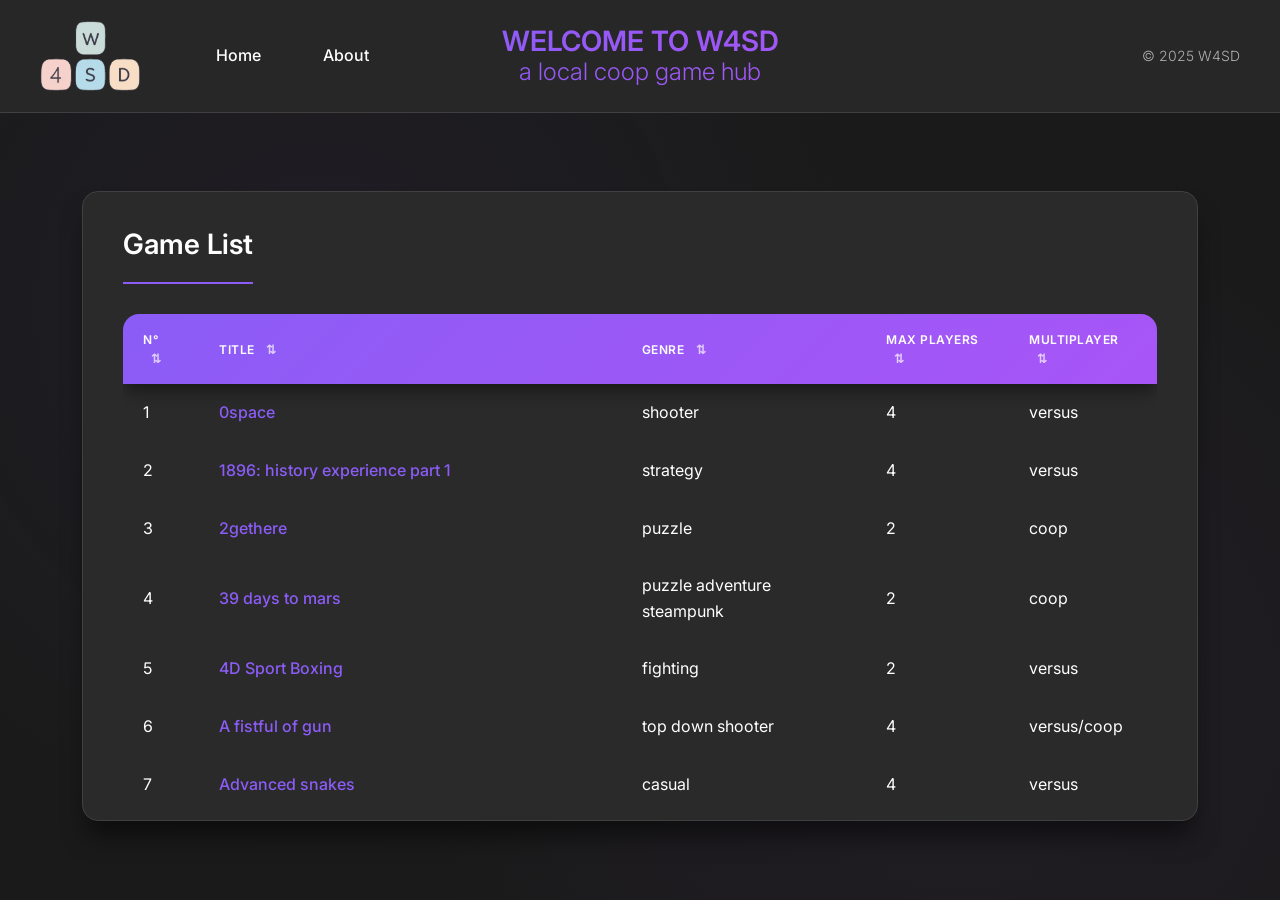
<file: index.html>
<!DOCTYPE html>
<html lang="en">
<head>
    <meta charset="UTF-8">
    <meta name="viewport" content="width=device-width, initial-scale=1.0">
    <title>Local Video Games</title>
    <link rel="icon" href="src/img/icon.ico">
    <link rel="stylesheet" href="src/css/styles.css">
</head>
<body>
    <header>
        <nav>
            <img id="logo" src="src/img/logo.png" alt="W4SD Logo">
            <ul>
                <li><a href="#">Home</a></li>
                <li><a href="pages/about.html">About</a></li> <!-- Lien vers la page About -->
            </ul>
        </nav>
        <h3 class="header-title"><div id="header-title-1">Welcome to W4SD</div><div id="header-title-2">a local coop game hub</div></h3>
        <div id="header-intro">
            <p class="intro-text">&copy; 2025 W4SD</p>
        </div>
    </header>
    <main>
        <section id="game-container">
            <h2>Game List</h2>
            <div id="games-list"></div> <!-- Container for games -->
        </section>
    </main>

    <script type="module" src="script.js"></script>
</body>
</html>
</file>
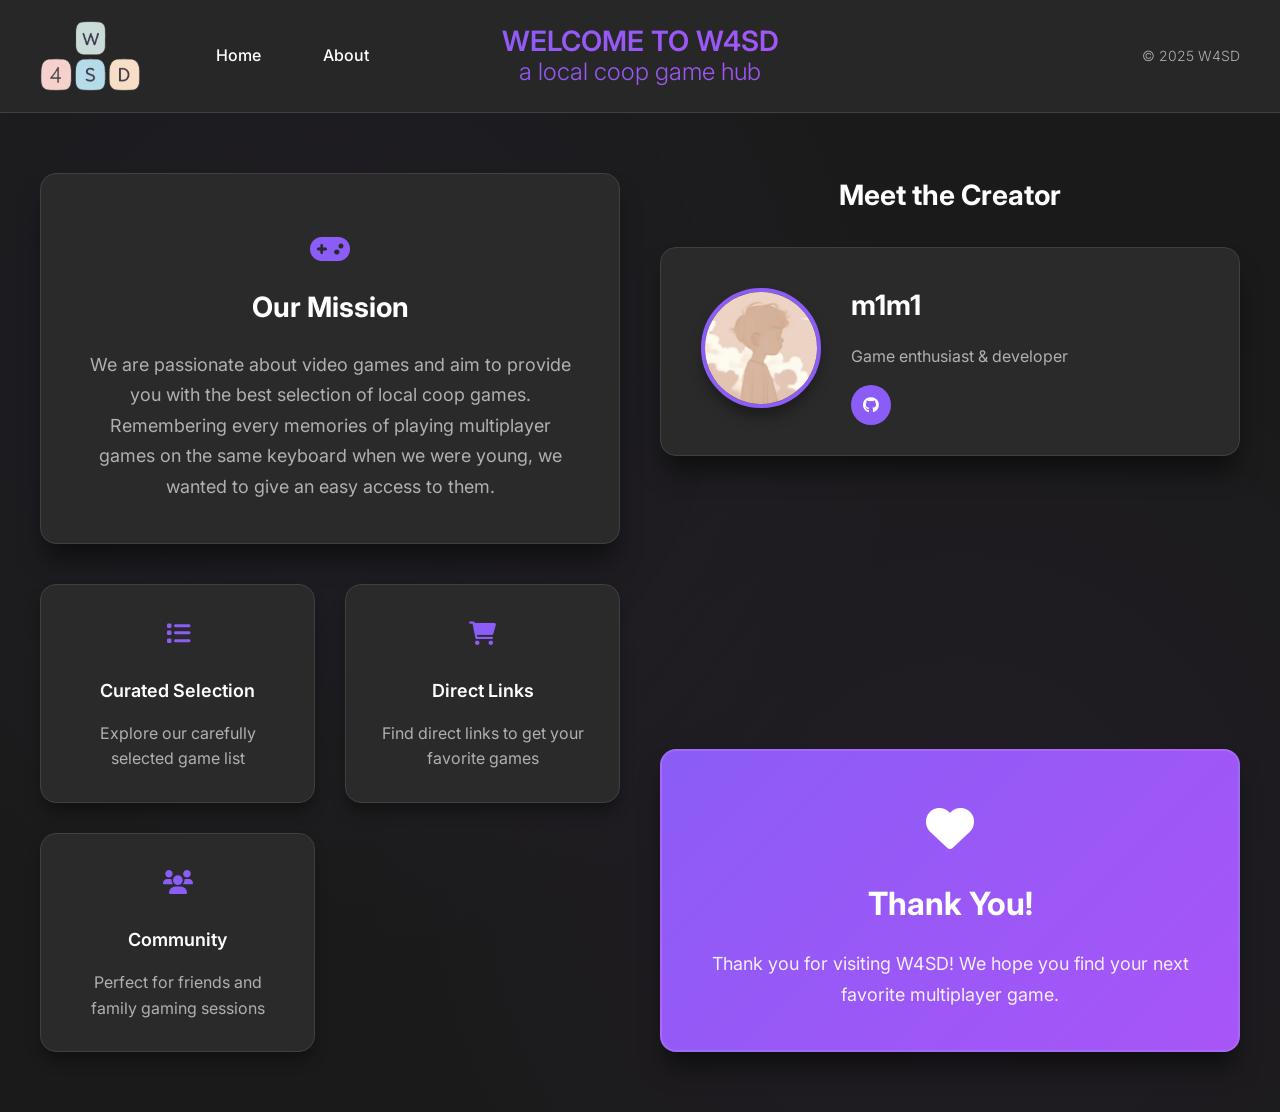
<file: pages/about.html>
<!DOCTYPE html>
<html lang="en">
<head>
    <meta charset="UTF-8">
    <meta name="viewport" content="width=device-width, initial-scale=1.0">
    <title>About Us - W4SD</title>
    <link rel="icon" href="../src/img/icon.ico">
    <link rel="stylesheet" href="../src/css/styles.css">
    <link rel="stylesheet" href="https://cdnjs.cloudflare.com/ajax/libs/font-awesome/6.0.0-beta3/css/all.min.css">
</head>
<body>
    <header>
        <nav>
            <img id="logo" src="../src/img/logo.png" alt="W4SD Logo">
            <ul>
                <li><a href="../index.html">Home</a></li>
                <li><a href="#">About</a></li>
            </ul>
        </nav>
        <h3 class="header-title"><div id="header-title-1">Welcome to W4SD</div><div id="header-title-2">a local coop game hub</div></h3>
        <div id="header-intro">
            <p class="intro-text">&copy; 2025 W4SD</p>
        </div>
    </header>
    <main>
        <section id="about-container">
            <!-- Left Column -->
            <div class="about-left-column">
                <!-- Mission Section -->
                <div class="about-card">
                    <div class="card-icon">
                        <i class="fas fa-gamepad"></i>
                    </div>
                    <h3>Our Mission</h3>
                    <p>
                        We are passionate about video games and aim to provide you with the best selection of local coop games.
                        Remembering every memories of playing multiplayer games on the same keyboard when we were young, we wanted to give an easy access to them.
                    </p>
                </div>

                <!-- Features Grid -->
                <div class="features-grid">
                    <div class="feature-card">
                        <div class="card-icon">
                            <i class="fas fa-list"></i>
                        </div>
                        <h4>Curated Selection</h4>
                        <p>Explore our carefully selected game list</p>
                    </div>

                    <div class="feature-card">
                        <div class="card-icon">
                            <i class="fas fa-shopping-cart"></i>
                        </div>
                        <h4>Direct Links</h4>
                        <p>Find direct links to get your favorite games</p>
                    </div>

                    <div class="feature-card">
                        <div class="card-icon">
                            <i class="fas fa-users"></i>
                        </div>
                        <h4>Community</h4>
                        <p>Perfect for friends and family gaming sessions</p>
                    </div>
                </div>
            </div>

            <!-- Right Column -->
            <div class="about-right-column">
                <!-- Team Section -->
                <div class="team-section">
                    <h3>Meet the Creator</h3>
                    <div class="creator-card">
                        <div class="creator-avatar">
                            <img src="../src/img/m1m1.png" alt="m1m1">
                        </div>
                        <div class="creator-info">
                            <h4>m1m1</h4>
                            <p>Game enthusiast & developer</p>
                                <a href="https://github.com/metanef" class="creator-link" target="_blank">
                                    <i class="fab fa-github"></i>
                                </a>
                        </div>
                    </div>
                </div>

                <!-- Thank You Section -->
                <div class="thank-you-card">
                    <div class="card-icon">
                        <i class="fas fa-heart"></i>
                    </div>
                    <h3>Thank You!</h3>
                    <p>Thank you for visiting W4SD! We hope you find your next favorite multiplayer game.</p>
                </div>
            </div>
        </section>
    </main>
</body>
</html>
</file>
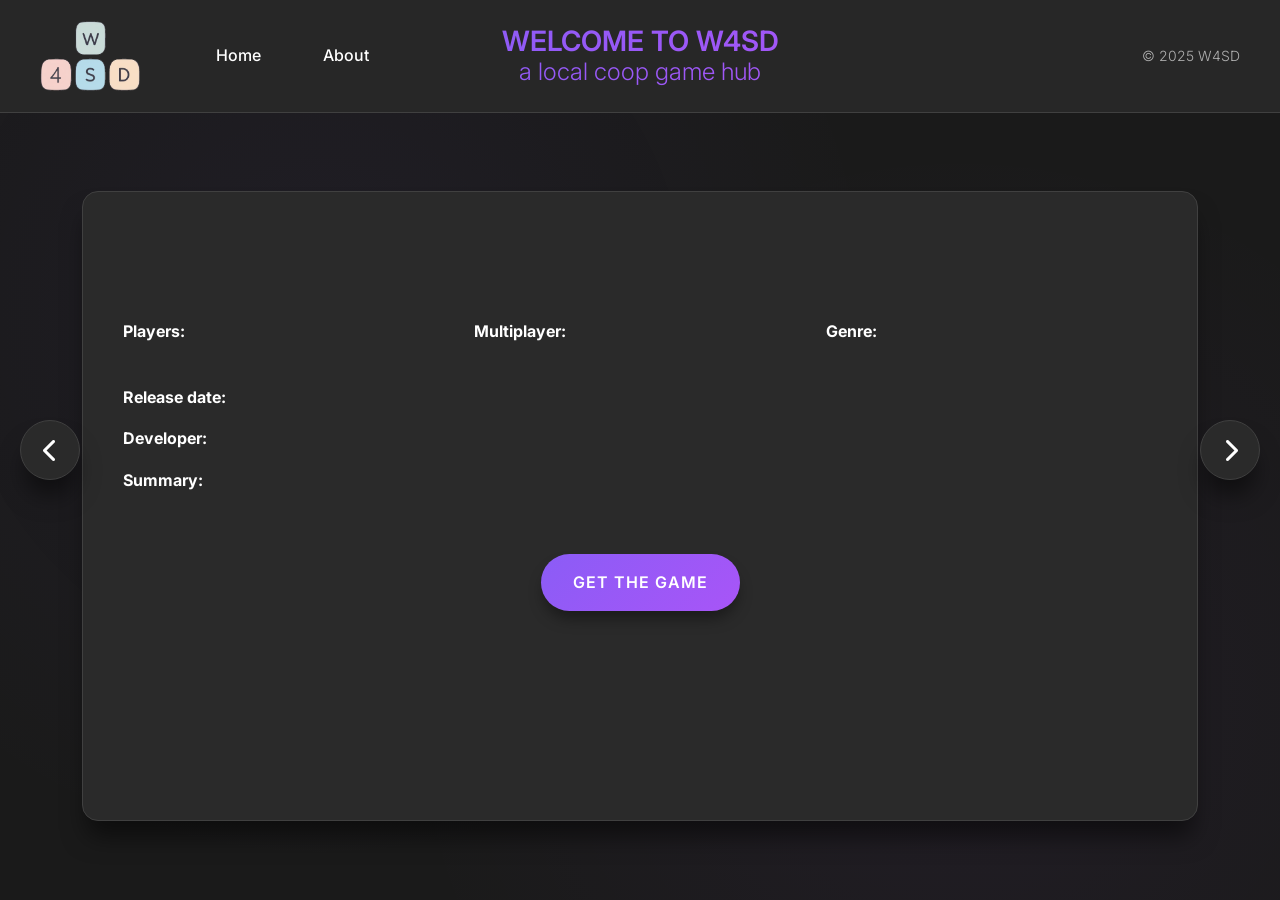
<file: pages/game-details.html>
<!DOCTYPE html>
<html lang="en">
<head>
    <meta charset="UTF-8">
    <meta name="viewport" content="width=device-width, initial-scale=1.0">
    <title>Game Details</title>
    <link rel="icon" href="../src/img/icon.ico">
    <link rel="stylesheet" href="../src/css/styles.css">
    <link rel="stylesheet" href="https://cdnjs.cloudflare.com/ajax/libs/font-awesome/6.0.0-beta3/css/all.min.css">
</head>
<body>
    <header>
        <nav>
            <img id="logo" src="../src/img/logo.png" alt="W4SD Logo">
            <ul>
                <li><a href="../index.html">Home</a></li>
                <li><a href="about.html">About</a></li>
            </ul>
        </nav>
        <h3 class="header-title"><div id="header-title-1">Welcome to W4SD</div><div id="header-title-2">a local coop game hub</div></h3>
        <div id="header-intro">
            <p class="intro-text">&copy; 2025 W4SD</p>
        </div>
    </header>
    <main id="game-details-main">
        <!-- Navigation Arrows -->
        <button id="prev-game" class="nav-arrow nav-arrow-prev" aria-label="Previous game">
            <i class="fas fa-chevron-left"></i>
        </button>
        <button id="next-game" class="nav-arrow nav-arrow-next" aria-label="Next game">
            <i class="fas fa-chevron-right"></i>
        </button>

        <section id="game-container">
            <div class="game-header">
                <h2 id="game-title"></h2><h3 id="game-id"></h3>
            </div>
            <div class="game-info">
                <p><strong>Players:</strong> <span id="game-players"></span></p>
                <p><strong>Multiplayer:</strong> <span id="multiplayer-type"></span></p>
                <p><strong>Genre:</strong> <span id="game-genre"></span></p>
            </div>
            <p><strong>Release date:</strong> <span id="game-release-date"></span></p>
            <p><strong>Developer:</strong> <span id="game-developer"></span></p>
            <p><strong>Summary:</strong> <span id="game-summary"></span></p>
            <div id="game-screenshots"></div>
            <div class="shop-button-container">
                <a id="shop-link" href="#" target="_blank" class="shop-button">Get the game</a>
            </div>
        </section>
    </main>

    <script type="module" src="../script.js"></script>
</body>
</html>
</file>
<file: src/css/styles.css>
/* src/css/styles.css - BENTO BLACK DESIGN */
@import url('https://fonts.googleapis.com/css2?family=Inter:wght@300;400;500;600;700&family=JetBrains+Mono:wght@400;500&display=swap');
@import url("table.css");
@import url("gallery.css");
@import url("game-details.css");

/* Reset et variables */
:root {
  --primary-bg: #0a0a0a;
  --secondary-bg: #1a1a1a;
  --card-bg: #2a2a2a;
  --card-hover: #333333;
  --text-primary: #ffffff;
  --text-secondary: #b0b0b0;
  --accent: #8b5cf6;
  --border-radius: 16px;
  --shadow-sm: 0 4px 6px -1px rgba(0, 0, 0, 0.3);
  --shadow-md: 0 10px 15px -3px rgba(0, 0, 0, 0.4);
  --shadow-lg: 0 20px 25px -5px rgba(0, 0, 0, 0.5);
  --border: 1px solid #404040;
}

* {
  box-sizing: border-box;
}

body {
  font-family: 'Inter', -apple-system, BlinkMacSystemFont, 'Segoe UI', sans-serif;
  margin: 0;
  padding: 0;
  display: flex;
  flex-direction: column;
  min-height: 100vh;
  background: var(--primary-bg);
  color: var(--text-primary);
  line-height: 1.6;
}

header {
  background: rgba(42, 42, 42, 0.95);
  backdrop-filter: blur(10px);
  color: var(--text-primary);
  padding: 20px 40px;
  flex: 0 0 auto;
  border-bottom: var(--border);
  display: flex;
  justify-content: space-between;
  align-items: stretch;
}

#logo {
  display: block;
  width: 100px;
  transition: transform 0.3s ease;
  flex-shrink: 0;
}

#logo:hover {
  transform: scale(1.05);
}

nav {
  display: flex;
  justify-content: left;
  align-items: center;
  gap: 60px;
  flex: 1;
}

nav ul {
  list-style: none;
  padding: 0;
  margin: 0;
  display: flex;
  justify-content: center;
  gap: 30px;
  flex-shrink: 0;
}

nav ul li {
  display: inline;
}

nav ul li a {
  color: var(--text-primary);
  text-decoration: none;
  font-weight: 500;
  font-size: 16px;
  padding: 8px 16px;
  border-radius: 20px;
  transition: all 0.3s ease;
  position: relative;
}

nav ul li a::before {
  content: '';
  position: absolute;
  top: 0;
  left: 0;
  right: 0;
  bottom: 0;
  background: rgba(139, 92, 246, 0.1);
  border-radius: 20px;
  transform: scale(0);
  transition: transform 0.3s ease;
}

nav ul li a:hover::before {
  transform: scale(1);
}

nav ul li a:hover {
  color: var(--accent);
}

.header-title {
  text-align: center;
  padding-top: 0;
  background: linear-gradient(135deg, #8b5cf6 0%, #a855f7 100%);
  -webkit-background-clip: text;
  -webkit-text-fill-color: transparent;
  background-clip: text;
  line-height: 1.2;
  margin: 0;
  flex: 1;
  display: flex;
  flex-direction: column;
  justify-content: center;
}

#header-title-1 {
  text-transform: uppercase;
  font-size: 28px;
  font-weight: 600;
}

#header-title-2 {
  font-size: 24px;
  font-weight: 300;
}

#header-intro {
  text-align: right;
  flex: 1;
  display: flex;
  align-items: center;
  justify-content: flex-end;
}

.intro-text {
  font-size: 14px;
  color: var(--text-secondary);
  margin: 0;
  font-weight: 300;
  line-height: 1.4;
  width: 100%;
  max-width: 500px;
}

main {
  flex: 1 1 auto;
  display: flex;
  justify-content: center;
  align-items: center;
  position: relative;
  padding: 20px;
  background: var(--secondary-bg);
  background-image:
    radial-gradient(circle at 25% 25%, rgba(139, 92, 246, 0.05) 0%, transparent 50%),
    radial-gradient(circle at 75% 75%, rgba(168, 85, 247, 0.05) 0%, transparent 50%);
}

#game-container {
  background: var(--card-bg);
  border-radius: var(--border-radius);
  padding: 0px 40px;
  width: 100%;
  max-width: 90%;
  height: 70vh;
  overflow: auto;
  box-shadow: var(--shadow-lg);
  border: var(--border);
}

#game-container h2 {
  font-size: 28px;
  font-weight: 600;
  color: var(--text-primary);
  margin: 30px 0 30px 0;
  padding-bottom: 15px;
  border-bottom: 2px solid var(--accent);
  display: inline-block;
}

/* ABOUT PAGE STYLES */
#about-container {
  max-width: 1400px;
  margin: 0 auto;
  padding: 40px 20px;
  display: grid;
  grid-template-columns: 1fr 1fr;
  gap: 40px;
  align-items: stretch;
  min-height: calc(100vh - 200px); /* Ajuster selon le header */
}

.about-left-column,
.about-right-column {
  display: flex;
  flex-direction: column;
  gap: 40px;
  height: 100%;
  justify-content: space-between;
}

.about-card {
  background: var(--card-bg);
  border-radius: var(--border-radius);
  padding: 40px;
  box-shadow: var(--shadow-lg);
  border: var(--border);
  text-align: center;
  transition: all 0.3s ease;
}

.about-card:hover {
  transform: translateY(-5px);
  box-shadow: 0 25px 50px -12px rgba(0, 0, 0, 0.5);
}

.about-card .card-icon {
  font-size: 32px;
  color: var(--accent);
  margin: 10px 0;
}

.about-card h3 {
  font-size: 28px;
  font-weight: 700;
  margin: 10px 0 20px 0;
  color: var(--text-primary);
}

.about-card p {
  font-size: 18px;
  line-height: 1.7;
  color: var(--text-secondary);
  max-width: 600px;
  margin: 0 auto;
}

.features-grid {
  display: grid;
  grid-template-columns: repeat(auto-fit, minmax(200px, 1fr));
  gap: 30px;
}

.feature-card {
  background: var(--card-bg);
  border-radius: var(--border-radius);
  padding: 30px;
  box-shadow: var(--shadow-md);
  border: var(--border);
  text-align: center;
  transition: all 0.3s ease;
}

.feature-card:hover {
  transform: translateY(-3px);
  box-shadow: var(--shadow-lg);
}

.feature-card .card-icon {
  font-size: 24px;
  color: var(--accent);
  margin-bottom: 5px;
}

.feature-card h4 {
  font-size: 18px;
  font-weight: 600;
  margin-bottom: 15px;
  color: var(--text-primary);
}

.feature-card p {
  font-size: 16px;
  line-height: 1.6;
  color: var(--text-secondary);
  margin: 0;
}

.team-section {
  text-align: center;
}

.team-section h3 {
  font-size: 28px;
  font-weight: 700;
  margin-bottom: 30px;
  margin-top: 0;
  color: var(--text-primary);
}

.creator-card {
  background: var(--card-bg);
  border-radius: var(--border-radius);
  padding: 30px 40px;
  box-shadow: var(--shadow-lg);
  border: var(--border);
  display: flex;
  align-items: center;
  gap: 30px;
  max-width: 100%;
  margin: 0 auto;
}

.creator-avatar {
  flex-shrink: 0;
}

.creator-avatar img {
  width: 120px;
  height: 120px;
  border-radius: 50%;
  object-fit: cover;
  border: 4px solid var(--accent);
  box-shadow: var(--shadow-md);
  transition: transform 0.3s ease;
}

.creator-avatar img:hover {
  transform: scale(1.05);
}

.creator-info {
  text-align: left;
  flex: 1;
  align-items: center;
}

.creator-info h4 {
  font-size: 28px;
  font-weight: 700;
  margin: 5px 0;
  color: var(--text-primary);
}

.creator-info p {
  font-size: 16px;
  color: var(--text-secondary);
  margin-bottom: 15px;
}

.creator-link {
  display: inline-flex;
  align-items: center;
  justify-content: center;
  width: 40px;
  height: 40px;
  background: var(--accent);
  color: white;
  border-radius: 50%;
  text-decoration: none;
  transition: all 0.3s ease;
}

.creator-link:hover {
  background: white;
  color: var(--accent);
  transform: scale(1.1);
}

.thank-you-card {
  background: linear-gradient(135deg, #8b5cf6 0%, #a855f7 100%);
  color: white;
  border-radius: var(--border-radius);
  padding: 40px;
  text-align: center;
  box-shadow: var(--shadow-lg);
  border: 2px solid rgba(255, 255, 255, 0.1);
}

.thank-you-card .card-icon {
  font-size: 48px;
  color: white;
  margin-bottom: 0px;
}

.thank-you-card h3 {
  font-size: 32px;
  font-weight: 700;
  margin: 10px 0 20px 0;
}

.thank-you-card p {
  font-size: 18px;
  line-height: 1.7;
  margin: 0;
  opacity: 0.9;
}

/* Responsive Design */
@media (max-width: 1024px) {
  #about-container {
    grid-template-columns: 1fr;
    gap: 40px;
  }
}

@media (max-width: 768px) {
  header {
    flex-direction: column;
    align-items: stretch;
    gap: 20px;
    padding: 20px 16px;
  }

  nav {
    width: 100%;
    justify-content: flex-start;
    gap: 20px;
    flex-wrap: wrap;
  }

  nav ul {
    width: 100%;
    justify-content: flex-start;
    gap: 16px;
    flex-wrap: wrap;
  }

  .header-title {
    text-align: left;
  }

  #header-intro {
    justify-content: flex-start;
  }

  #about-container {
    grid-template-columns: 1fr;
    min-height: auto;
    gap: 30px;
    padding: 20px 15px;
  }

  .about-card,
  .feature-card,
  .creator-card,
  .thank-you-card {
    padding: 25px;
  }
}
</file>
